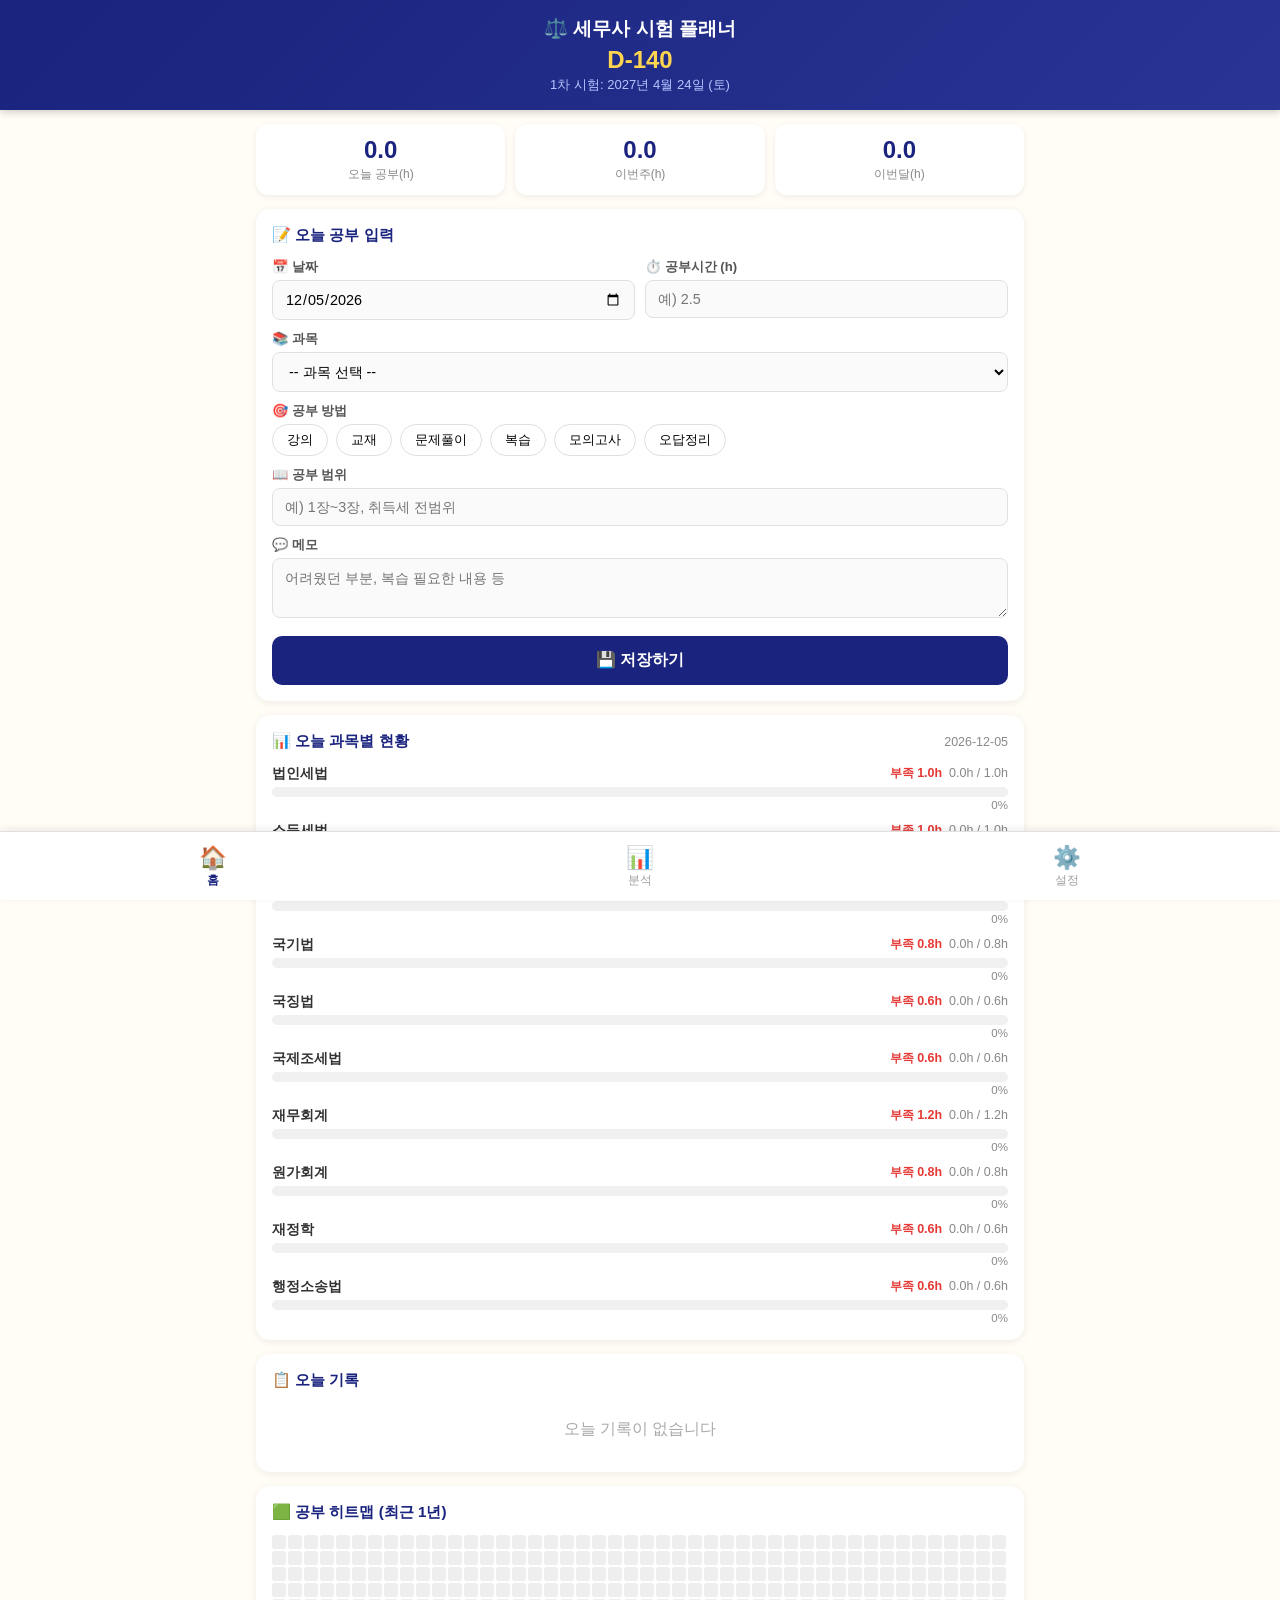
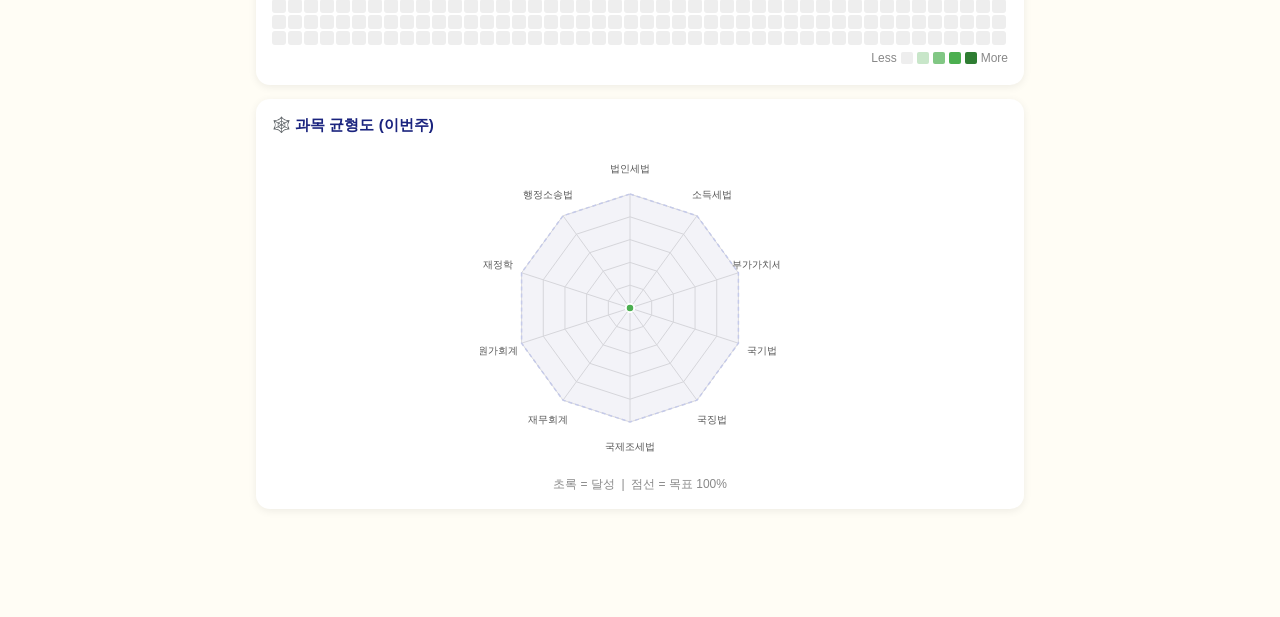
<file: index.html>
<!DOCTYPE html>
<html lang="ko">
<head>
  <meta charset="UTF-8">
  <meta name="viewport" content="width=device-width, initial-scale=1.0">
  <title>세무사 시험 플래너</title>
  <link rel="stylesheet" href="style.css">
</head>
<body>

<!-- 헤더 -->
<div class="header">
  <h1>⚖️ 세무사 시험 플래너</h1>
  <div class="dday" id="ddayText">D-???</div>
  <div class="exam-date">1차 시험: 2027년 4월 24일 (토)</div>
</div>

<div class="container">

  <!-- 오늘 요약 -->
  <div class="today-summary">
    <div class="summary-item">
      <div class="val" id="todayHours">0</div>
      <div class="lbl">오늘 공부(h)</div>
    </div>
    <div class="summary-item">
      <div class="val" id="weekHours">0</div>
      <div class="lbl">이번주(h)</div>
    </div>
    <div class="summary-item">
      <div class="val" id="monthHours">0</div>
      <div class="lbl">이번달(h)</div>
    </div>
  </div>

  <!-- 공부 입력 -->
  <div class="card">
    <div class="card-title">📝 오늘 공부 입력</div>
    <div class="form-row">

      <div style="display:grid; grid-template-columns:1fr 1fr; gap:10px;">
        <div class="form-group">
          <label>📅 날짜</label>
          <input type="date" id="inputDate">
        </div>
        <div class="form-group">
          <label>⏱️ 공부시간 (h)</label>
          <input type="number" id="inputHours" min="0.5" max="24" step="0.5" placeholder="예) 2.5">
        </div>
      </div>

      <div class="form-group">
        <label>📚 과목</label>
        <select id="inputSubject">
          <option value="">-- 과목 선택 --</option>
          <option>법인세법</option>
          <option>소득세법</option>
          <option>부가가치세법</option>
          <option>국기법</option>
          <option>국징법</option>
          <option>국제조세법</option>
          <option>재무회계</option>
          <option>원가회계</option>
          <option>재정학</option>
          <option>행정소송법</option>
        </select>
      </div>

      <div class="form-group">
        <label>🎯 공부 방법</label>
        <div class="method-wrap" id="methodWrap">
          <button class="method-chip" onclick="toggleMethod(this)">강의</button>
          <button class="method-chip" onclick="toggleMethod(this)">교재</button>
          <button class="method-chip" onclick="toggleMethod(this)">문제풀이</button>
          <button class="method-chip" onclick="toggleMethod(this)">복습</button>
          <button class="method-chip" onclick="toggleMethod(this)">모의고사</button>
          <button class="method-chip" onclick="toggleMethod(this)">오답정리</button>
        </div>
      </div>

      <div class="form-group">
        <label>📖 공부 범위</label>
        <input type="text" id="inputRange" placeholder="예) 1장~3장, 취득세 전범위">
      </div>

      <div class="form-group">
        <label>💬 메모</label>
        <textarea id="inputMemo" placeholder="어려웠던 부분, 복습 필요한 내용 등"></textarea>
      </div>

      <button class="btn-save" onclick="saveStudyRecord()">💾 저장하기</button>
    </div>
  </div>

  <!-- 오늘 과목별 현황 -->
  <div class="card">
    <div class="card-title">
      📊 오늘 과목별 현황
      <span id="todayPeriodLabel"
            style="font-size:0.78rem; font-weight:normal; color:#888; margin-left:auto;">
      </span>
    </div>
    <div class="subject-list" id="todaySubjectBars"></div>
  </div>

  <!-- 오늘 기록 목록 -->
  <div class="card">
    <div class="card-title">📋 오늘 기록</div>
    <div class="record-list" id="todayRecords"></div>
  </div>

  <!-- 히트맵 -->
  <div class="card">
    <div class="card-title">🟩 공부 히트맵 (최근 1년)</div>
    <div class="heatmap-wrap">
      <div id="heatmapContainer"></div>
    </div>
  </div>

  <!-- 레이더 차트 -->
  <div class="card">
    <div class="card-title">
      🕸️ 과목 균형도 (이번주)
    </div>
    <div class="radar-wrap">
      <div id="radarCanvas" style="width:100%; max-width:320px;"></div>
    </div>
    <div style="font-size:0.75rem; color:#888; text-align:center; margin-top:4px;">
      초록 = 달성 &nbsp;|&nbsp; 점선 = 목표 100%
    </div>
  </div>

</div>

<!-- 하단 네비게이션 -->
<div class="bottom-nav">
  <button class="nav-btn active" onclick="location.href='index.html'">
    <span class="icon">🏠</span>홈
  </button>
  <button class="nav-btn" onclick="location.href='analysis.html'">
    <span class="icon">📊</span>분석
  </button>
  <button class="nav-btn" onclick="location.href='settings.html'">
    <span class="icon">⚙️</span>설정
  </button>
</div>

<script src="app.js"></script>
<script>

// ── 초기화 ──
function init() {
  // D-Day
  document.getElementById('ddayText').textContent = getDDayText();

  // 날짜 기본값
  document.getElementById('inputDate').value = getTodayStr();

  // 요약
  refreshSummary();

  // 오늘 과목별 현황
  refreshTodayBars();

  // 오늘 기록
  renderTodayRecords('todayRecords');

  // 히트맵
  buildHeatmap('heatmapContainer');

  // 레이더
  refreshRadar();
}

// ── 요약 갱신 ──
function refreshSummary() {
  const records = getRecords();
  const today = getTodayStr();
  const week = getWeekRange();
  const month = getMonthRange();

  const todayH = records
    .filter(r => r.date === today)
    .reduce((s, r) => s + Number(r.hours), 0);
  const weekH = records
    .filter(r => isInRange(r.date, week.start, week.end))
    .reduce((s, r) => s + Number(r.hours), 0);
  const monthH = records
    .filter(r => isInRange(r.date, month.start, month.end))
    .reduce((s, r) => s + Number(r.hours), 0);

  document.getElementById('todayHours').textContent = todayH.toFixed(1);
  document.getElementById('weekHours').textContent  = weekH.toFixed(1);
  document.getElementById('monthHours').textContent = monthH.toFixed(1);
}

// ── 오늘 과목별 현황 ──
function refreshTodayBars() {
  const today = getTodayStr();
  const records = getRecords();
  const stats = calcStats(records, today, today);

  document.getElementById('todayPeriodLabel').textContent = today;
  renderSubjectBars('todaySubjectBars', stats);
}

// ── 레이더 갱신 ──
function refreshRadar() {
  const week = getWeekRange();
  const records = getRecords();
  const stats = calcStats(records, week.start, week.end);
  setTimeout(() => buildRadar('radarCanvas', stats, 'week'), 100);
}

// ── 공부 방법 토글 ──
function toggleMethod(btn) {
  btn.classList.toggle('selected');
}

function getSelectedMethods() {
  return Array.from(document.querySelectorAll('.method-chip.selected'))
    .map(b => b.textContent).join(', ');
}

// ── 저장 ──
function saveStudyRecord() {
  const date    = document.getElementById('inputDate').value;
  const subject = document.getElementById('inputSubject').value;
  const hours   = document.getElementById('inputHours').value;
  const range   = document.getElementById('inputRange').value;
  const memo    = document.getElementById('inputMemo').value;
  const methods = getSelectedMethods();

  if (!date || !subject || !hours) {
    showToast('⚠️ 날짜, 과목, 시간은 필수입니다!');
    return;
  }

  addRecord({ date, subject, hours: Number(hours), methods, range, memo });
  showToast(`✅ ${subject} ${hours}h 저장 완료!`);

  // 초기화
  document.getElementById('inputHours').value  = '';
  document.getElementById('inputSubject').value = '';
  document.getElementById('inputRange').value  = '';
  document.getElementById('inputMemo').value   = '';
  document.querySelectorAll('.method-chip.selected')
    .forEach(b => b.classList.remove('selected'));

  refreshPage();
}

// ── 전체 갱신 ──
function refreshPage() {
  refreshSummary();
  refreshTodayBars();
  renderTodayRecords('todayRecords');
  buildHeatmap('heatmapContainer');
  refreshRadar();
}

// 시작
init();
</script>

</body>
</html>
</file>
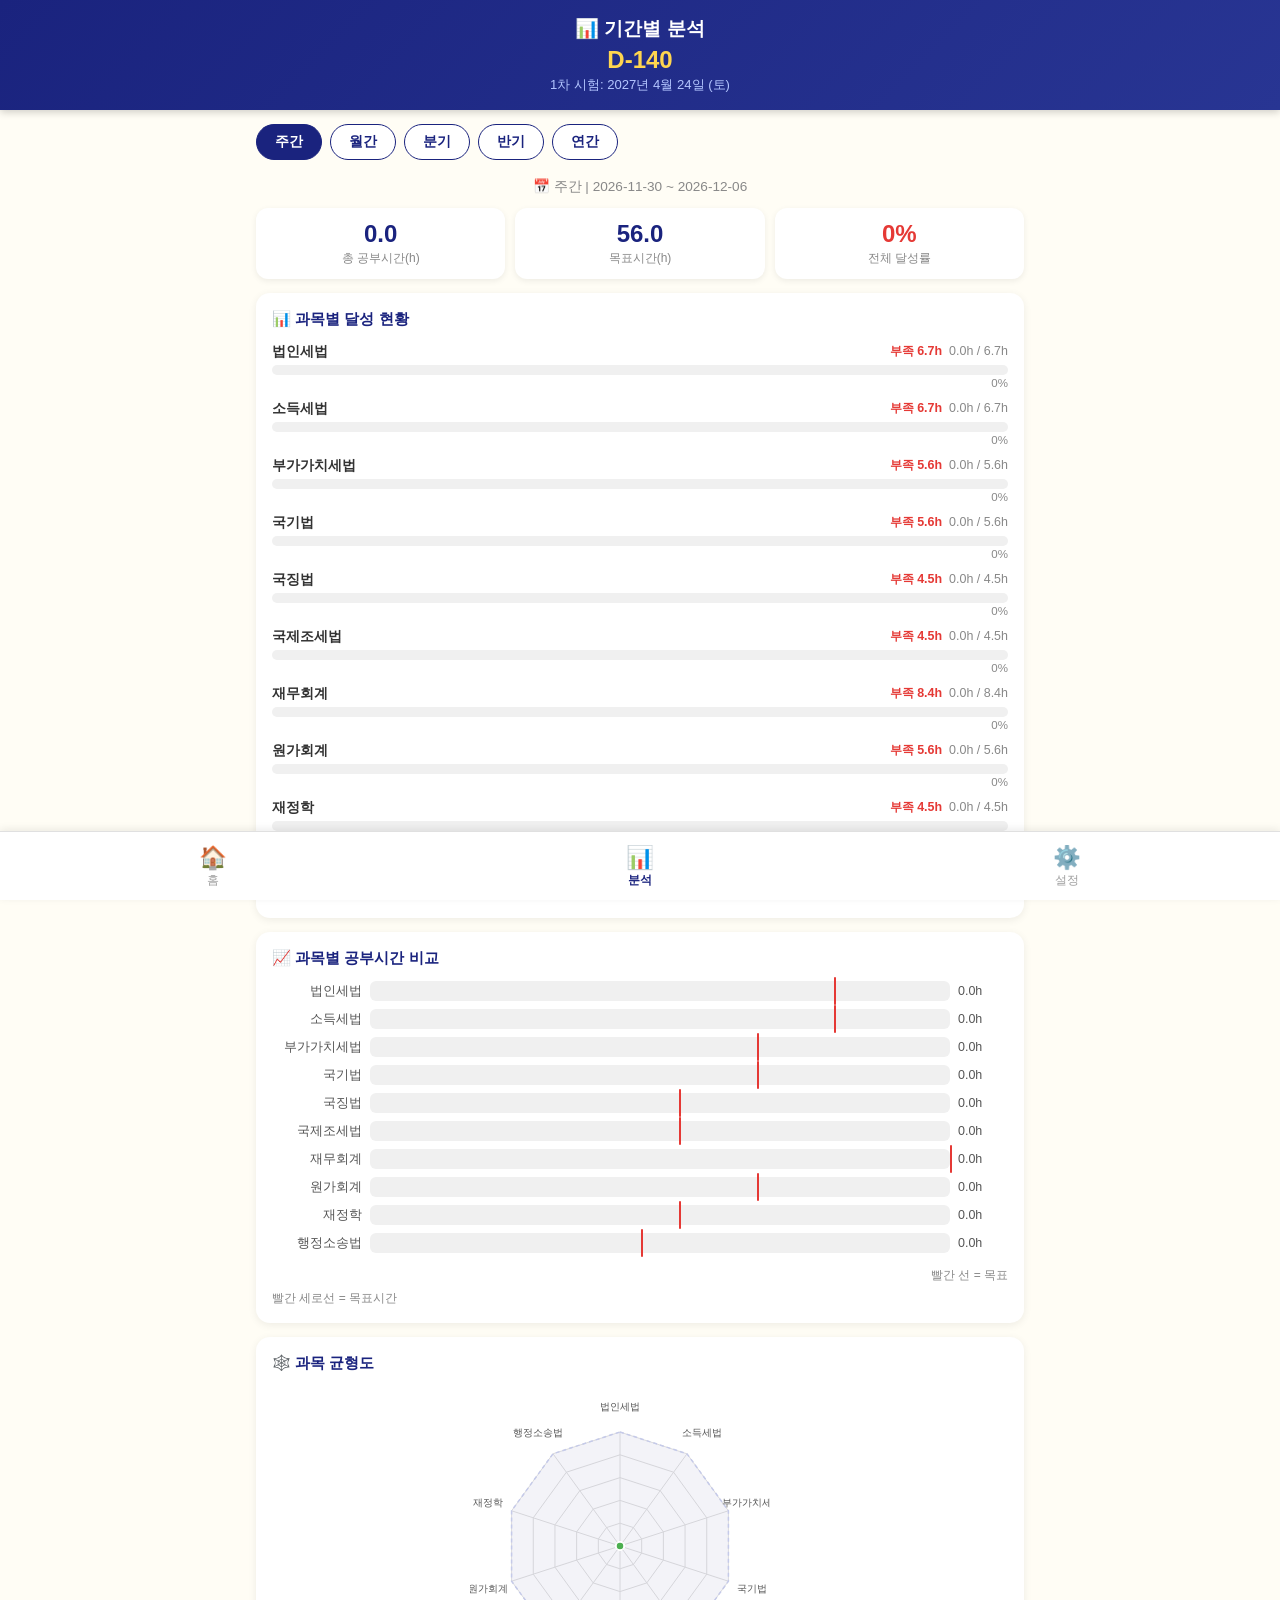
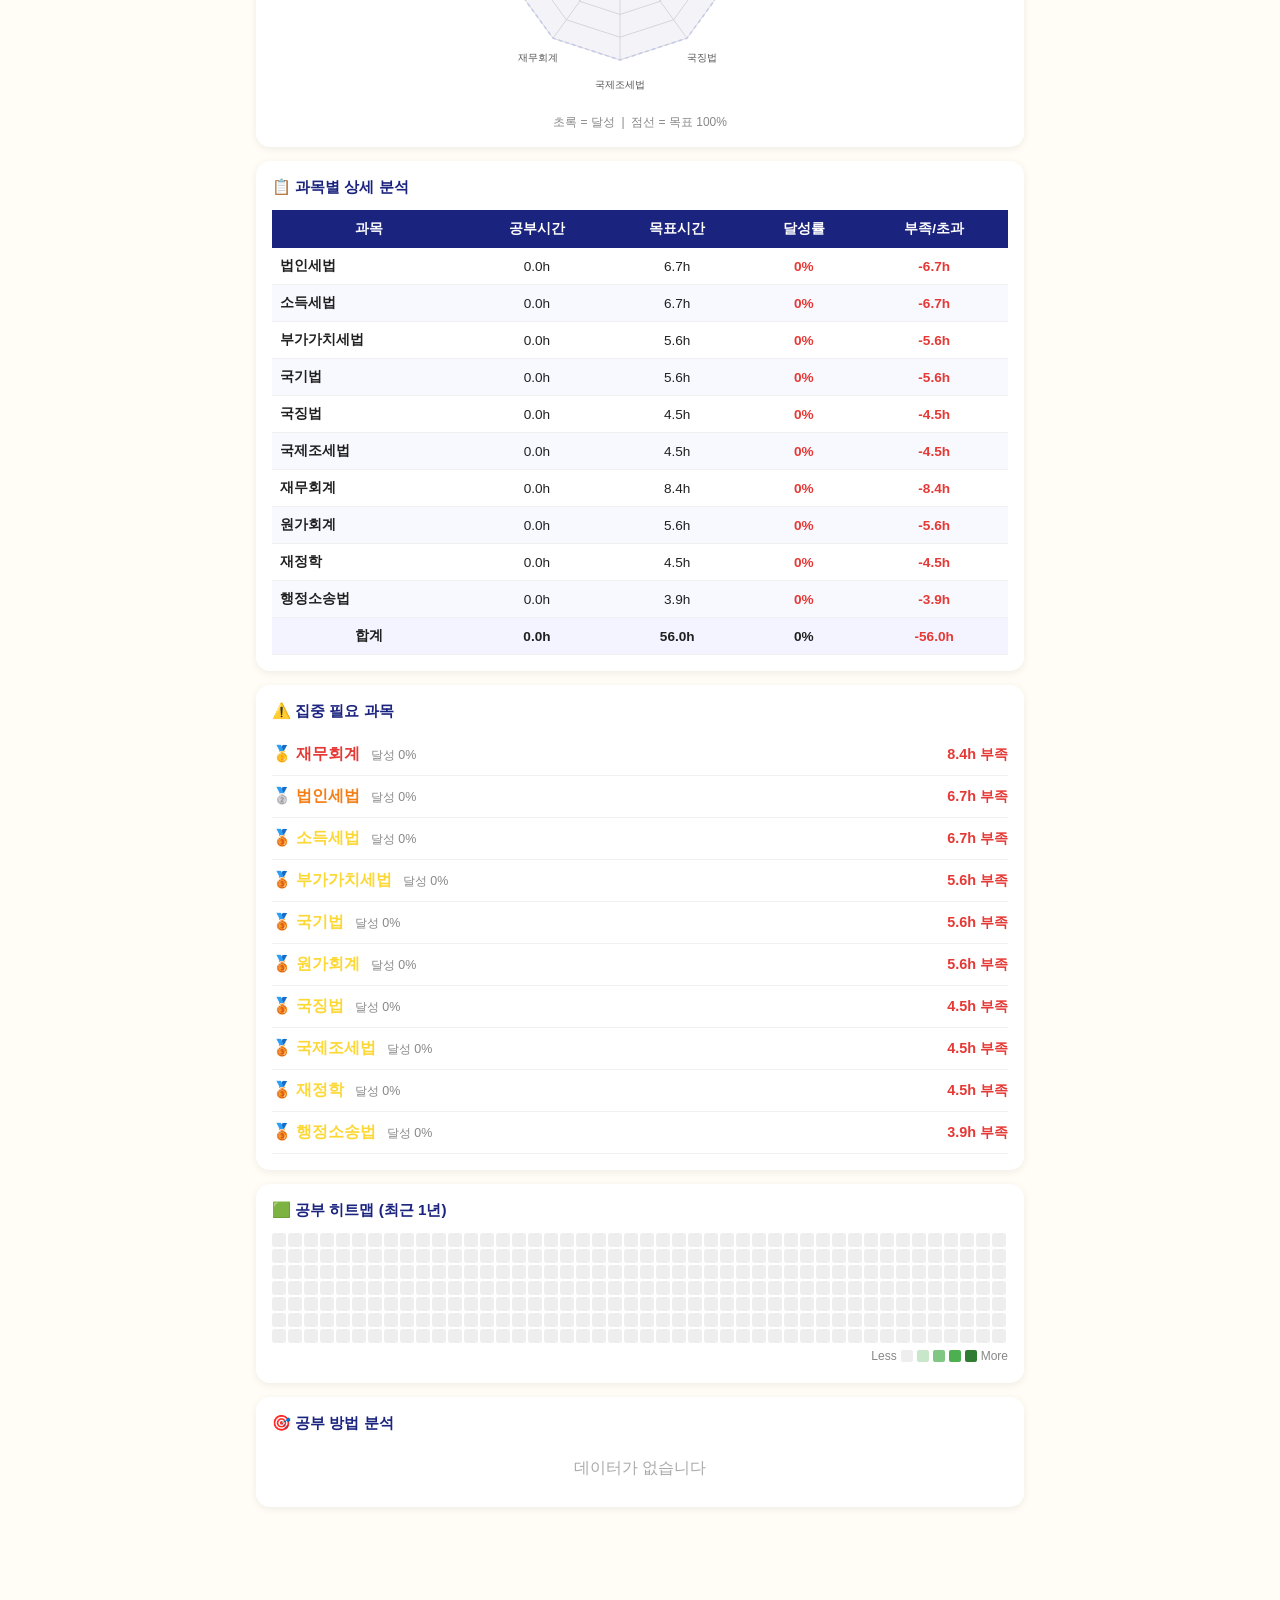
<file: analysis.html>
<!DOCTYPE html>
<html lang="ko">
<head>
  <meta charset="UTF-8">
  <meta name="viewport" content="width=device-width, initial-scale=1.0">
  <title>분석 | 세무사 플래너</title>
  <link rel="stylesheet" href="style.css">
</head>
<body>

<!-- 헤더 -->
<div class="header">
  <h1>📊 기간별 분석</h1>
  <div class="dday" id="ddayText">D-???</div>
  <div class="exam-date">1차 시험: 2027년 4월 24일 (토)</div>
</div>

<div class="container">

  <!-- 기간 탭 -->
  <div class="period-tabs">
    <button class="period-tab active" onclick="changePeriod('week',   this)">주간</button>
    <button class="period-tab"        onclick="changePeriod('month',  this)">월간</button>
    <button class="period-tab"        onclick="changePeriod('quarter',this)">분기</button>
    <button class="period-tab"        onclick="changePeriod('half',   this)">반기</button>
    <button class="period-tab"        onclick="changePeriod('year',   this)">연간</button>
  </div>

  <!-- 기간 라벨 -->
  <div style="text-align:center; font-size:0.85rem; color:#888;
              margin-bottom:12px;" id="periodLabel"></div>

  <!-- 전체 요약 -->
  <div class="today-summary" style="margin-bottom:14px;">
    <div class="summary-item">
      <div class="val" id="totalDone">0</div>
      <div class="lbl">총 공부시간(h)</div>
    </div>
    <div class="summary-item">
      <div class="val" id="totalGoal">0</div>
      <div class="lbl">목표시간(h)</div>
    </div>
    <div class="summary-item">
      <div class="val" id="totalPct">0%</div>
      <div class="lbl">전체 달성률</div>
    </div>
  </div>

  <!-- 과목별 현황 바 -->
  <div class="card">
    <div class="card-title">📊 과목별 달성 현황</div>
    <div class="subject-list" id="subjectBars"></div>
  </div>

  <!-- 막대 차트 -->
  <div class="card">
    <div class="card-title">📈 과목별 공부시간 비교</div>
    <div class="bar-chart" id="barChart"></div>
    <div style="font-size:0.75rem; color:#888; margin-top:6px;">
      빨간 세로선 = 목표시간
    </div>
  </div>

  <!-- 레이더 차트 -->
  <div class="card">
    <div class="card-title">🕸️ 과목 균형도</div>
    <div class="radar-wrap">
      <div id="radarCanvas" style="width:100%; max-width:340px;"></div>
    </div>
    <div style="font-size:0.75rem; color:#888; text-align:center; margin-top:4px;">
      초록 = 달성 &nbsp;|&nbsp; 점선 = 목표 100%
    </div>
  </div>

  <!-- 상세 테이블 -->
  <div class="card">
    <div class="card-title">📋 과목별 상세 분석</div>
    <div style="overflow-x:auto;">
      <div id="analysisTable"></div>
    </div>
  </div>

  <!-- 부족 과목 알림 -->
  <div class="card" id="shortageCard">
    <div class="card-title">⚠️ 집중 필요 과목</div>
    <div id="shortageList"></div>
  </div>

  <!-- 히트맵 -->
  <div class="card">
    <div class="card-title">🟩 공부 히트맵 (최근 1년)</div>
    <div class="heatmap-wrap">
      <div id="heatmapContainer"></div>
    </div>
  </div>

  <!-- 공부 방법 분석 -->
  <div class="card">
    <div class="card-title">🎯 공부 방법 분석</div>
    <div id="methodAnalysis"></div>
  </div>

</div>

<!-- 하단 네비게이션 -->
<div class="bottom-nav">
  <button class="nav-btn" onclick="location.href='index.html'">
    <span class="icon">🏠</span>홈
  </button>
  <button class="nav-btn active" onclick="location.href='analysis.html'">
    <span class="icon">📊</span>분석
  </button>
  <button class="nav-btn" onclick="location.href='settings.html'">
    <span class="icon">⚙️</span>설정
  </button>
</div>

<script src="app.js"></script>
<script>

let currentPeriod = 'week';

// ── 초기화 ──
function init() {
  document.getElementById('ddayText').textContent = getDDayText();
  buildHeatmap('heatmapContainer');
  renderAll('week');
}

// ── 기간 변경 ──
function changePeriod(period, btn) {
  currentPeriod = period;
  document.querySelectorAll('.period-tab')
    .forEach(b => b.classList.remove('active'));
  btn.classList.add('active');
  renderAll(period);
}

// ── 전체 렌더링 ──
function renderAll(period) {
  const range = getPeriodRange(period);
  const records = getRecords();
  const stats = calcStats(records, range.start, range.end);

  // 기간 라벨
  const periodNames = {
    week:'주간', month:'월간', quarter:'분기', half:'반기', year:'연간'
  };
  document.getElementById('periodLabel').textContent =
    `📅 ${periodNames[period]} | ${range.start} ~ ${range.end}`;

  // 전체 요약
  const totalPct = stats.totalGoal > 0
    ? Math.round(stats.totalHours / stats.totalGoal * 100)
    : 0;
  document.getElementById('totalDone').textContent =
    stats.totalHours.toFixed(1);
  document.getElementById('totalGoal').textContent =
    stats.totalGoal.toFixed(1);
  document.getElementById('totalPct').textContent = `${totalPct}%`;
  document.getElementById('totalPct').style.color =
    totalPct >= 100 ? '#2E7D32' : totalPct >= 70 ? '#F57F17' : '#E53935';

  // 과목별 현황 바
  renderSubjectBars('subjectBars', stats);

  // 막대 차트
  renderBarChart('barChart', stats);

  // 레이더
  setTimeout(() => buildRadar('radarCanvas', stats, period), 100);

  // 테이블
  renderAnalysisTable('analysisTable', stats, periodNames[period]);

  // 부족 과목
  renderShortage(stats);

  // 공부 방법 분석
  renderMethodAnalysis(stats.filtered);
}

// ── 부족 과목 렌더링 ──
function renderShortage(stats) {
  const list = document.getElementById('shortageList');
  const shorts = SUBJECTS
    .filter(s => stats.subjectStats[s].shortage > 0)
    .sort((a, b) =>
      stats.subjectStats[b].shortage - stats.subjectStats[a].shortage
    );

  if (!shorts.length) {
    list.innerHTML = `
      <div style="text-align:center; color:#2E7D32;
                  font-weight:bold; padding:12px;">
        🎉 모든 과목 목표 달성!
      </div>`;
    return;
  }

  list.innerHTML = '';
  shorts.forEach((sub, i) => {
    const s = stats.subjectStats[sub];
    const color = i === 0 ? '#E53935' : i === 1 ? '#F57F17' : '#FDD835';
    const item = document.createElement('div');
    item.style.cssText = `
      display:flex; justify-content:space-between;
      align-items:center; padding:10px 0;
      border-bottom:1px solid #F0F0F0;
    `;
    item.innerHTML = `
      <div>
        <span style="font-weight:bold; color:${color};">
          ${i === 0 ? '🥇' : i === 1 ? '🥈' : '🥉'} ${sub}
        </span>
        <span style="font-size:0.78rem; color:#888; margin-left:6px;">
          달성 ${s.pct}%
        </span>
      </div>
      <div style="color:#E53935; font-weight:bold; font-size:0.9rem;">
        ${s.shortage.toFixed(1)}h 부족
      </div>
    `;
    list.appendChild(item);
  });
}

// ── 공부 방법 분석 ──
function renderMethodAnalysis(filtered) {
  const container = document.getElementById('methodAnalysis');

  // 방법별 시간 집계
  const methodMap = {};
  filtered.forEach(r => {
    if (!r.methods) return;
    r.methods.split(', ').forEach(m => {
      if (!m) return;
      methodMap[m] = (methodMap[m] || 0) + Number(r.hours);
    });
  });

  if (!Object.keys(methodMap).length) {
    container.innerHTML =
      '<div style="text-align:center; color:#aaa; padding:12px;">데이터가 없습니다</div>';
    return;
  }

  const total = Object.values(methodMap).reduce((a, b) => a + b, 0);
  const sorted = Object.entries(methodMap)
    .sort((a, b) => b[1] - a[1]);

  const colors = ['#1A237E','#1E88E5','#43A047','#F4511E','#8E24AA','#00897B'];

  let html = '<div style="display:flex; flex-direction:column; gap:8px;">';
  sorted.forEach(([method, hours], i) => {
    const pct = Math.round(hours / total * 100);
    html += `
      <div>
        <div style="display:flex; justify-content:space-between;
                    font-size:0.85rem; margin-bottom:3px;">
          <span style="font-weight:bold;">${method}</span>
          <span style="color:#888;">${hours.toFixed(1)}h (${pct}%)</span>
        </div>
        <div style="background:#F0F0F0; border-radius:6px;
                    height:10px; overflow:hidden;">
          <div style="width:${pct}%; background:${colors[i % colors.length]};
                      height:100%; border-radius:6px;
                      transition:width 0.4s;"></div>
        </div>
      </div>
    `;
  });
  html += '</div>';
  container.innerHTML = html;
}

// 시작
init();
</script>

</body>
</html>
</file>
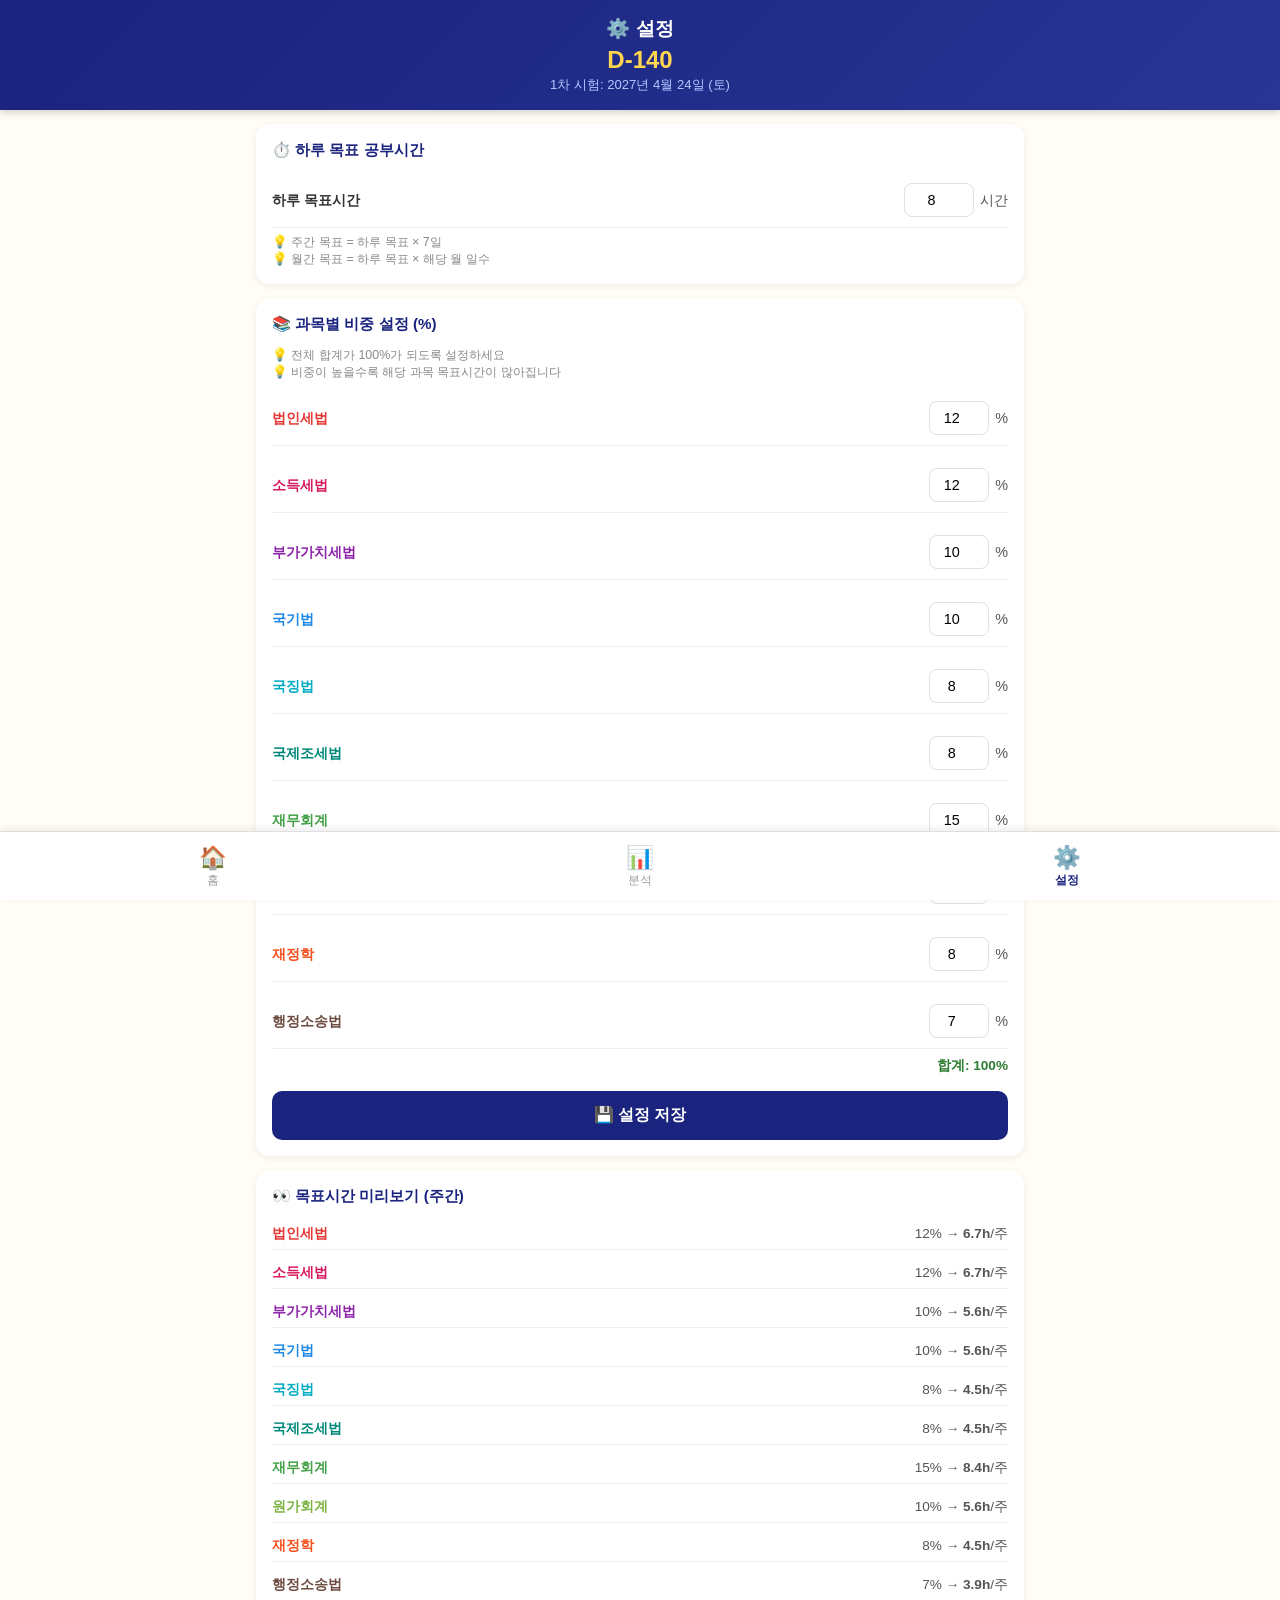
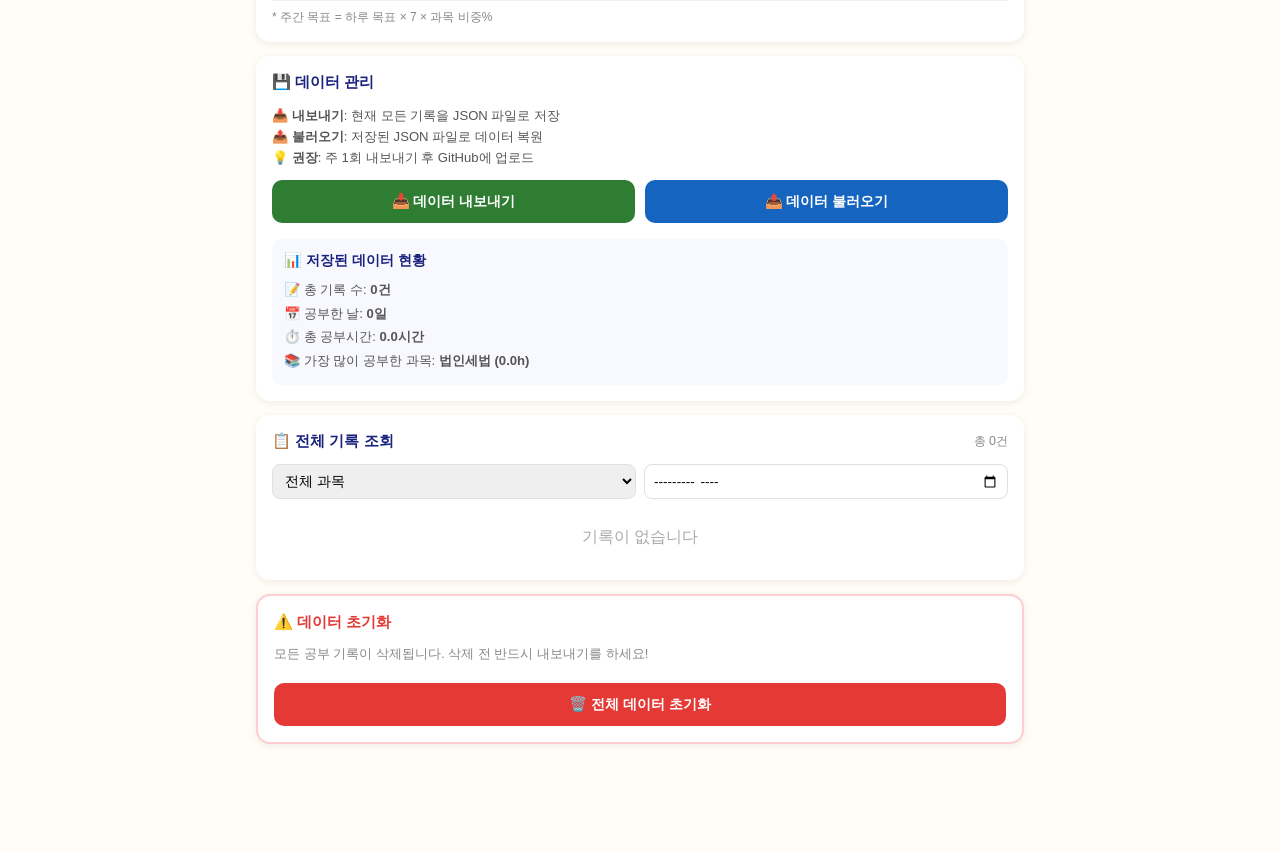
<file: settings.html>
<!DOCTYPE html>
<html lang="ko">
<head>
  <meta charset="UTF-8">
  <meta name="viewport" content="width=device-width, initial-scale=1.0">
  <title>설정 | 세무사 플래너</title>
  <link rel="stylesheet" href="style.css">
</head>
<body>

<!-- 헤더 -->
<div class="header">
  <h1>⚙️ 설정</h1>
  <div class="dday" id="ddayText">D-???</div>
  <div class="exam-date">1차 시험: 2027년 4월 24일 (토)</div>
</div>

<div class="container">

  <!-- 하루 목표 시간 -->
  <div class="card">
    <div class="card-title">⏱️ 하루 목표 공부시간</div>
    <div class="setting-row">
      <label>하루 목표시간</label>
      <div style="display:flex; align-items:center; gap:6px;">
        <input type="number" id="dailyGoal"
               min="1" max="24" step="0.5"
               style="width:70px;">
        <span style="color:#555; font-size:0.9rem;">시간</span>
      </div>
    </div>
    <div style="font-size:0.78rem; color:#888; margin-top:6px;">
      💡 주간 목표 = 하루 목표 × 7일<br>
      💡 월간 목표 = 하루 목표 × 해당 월 일수
    </div>
  </div>

  <!-- 과목별 비중 -->
  <div class="card">
    <div class="card-title">📚 과목별 비중 설정 (%)</div>
    <div style="font-size:0.78rem; color:#888; margin-bottom:10px;">
      💡 전체 합계가 100%가 되도록 설정하세요<br>
      💡 비중이 높을수록 해당 과목 목표시간이 많아집니다
    </div>

    <div class="settings-form" id="weightForm"></div>

    <div class="pct-total" id="pctTotal">합계: 0%</div>

    <button class="btn-save" onclick="saveAllSettings()"
            style="margin-top:8px;">
      💾 설정 저장
    </button>
  </div>

  <!-- 과목별 목표시간 미리보기 -->
  <div class="card">
    <div class="card-title">👀 목표시간 미리보기 (주간)</div>
    <div id="previewList" style="display:flex; flex-direction:column; gap:8px;"></div>
    <div style="font-size:0.75rem; color:#888; margin-top:8px;">
      * 주간 목표 = 하루 목표 × 7 × 과목 비중%
    </div>
  </div>

  <!-- 데이터 관리 -->
  <div class="card">
    <div class="card-title">💾 데이터 관리</div>

    <div style="font-size:0.82rem; color:#555; margin-bottom:12px; line-height:1.6;">
      📥 <b>내보내기</b>: 현재 모든 기록을 JSON 파일로 저장<br>
      📤 <b>불러오기</b>: 저장된 JSON 파일로 데이터 복원<br>
      💡 <b>권장</b>: 주 1회 내보내기 후 GitHub에 업로드
    </div>

    <div class="data-btns">
      <button class="btn-export" onclick="exportData()">
        📥 데이터 내보내기
      </button>
      <button class="btn-import" onclick="triggerImport()">
        📤 데이터 불러오기
      </button>
    </div>

    <input type="file" id="importFile" accept=".json"
           style="display:none;"
           onchange="importData(this.files[0])">

    <!-- 통계 요약 -->
    <div style="margin-top:16px; padding:12px; background:#F8F8FF;
                border-radius:10px;">
      <div style="font-weight:bold; font-size:0.88rem;
                  color:#1A237E; margin-bottom:8px;">
        📊 저장된 데이터 현황
      </div>
      <div id="dataSummary"
           style="font-size:0.82rem; color:#555; line-height:1.8;">
      </div>
    </div>
  </div>

  <!-- 전체 기록 조회 -->
  <div class="card">
    <div class="card-title">
      📋 전체 기록 조회
      <span id="recordCount"
            style="font-size:0.78rem; font-weight:normal;
                   color:#888; margin-left:auto;"></span>
    </div>

    <!-- 필터 -->
    <div style="display:flex; gap:8px; margin-bottom:12px; flex-wrap:wrap;">
      <select id="filterSubject"
              style="flex:1; padding:8px; border:1.5px solid #E0E0E0;
                     border-radius:8px; font-family:inherit; font-size:0.85rem;"
              onchange="renderAllRecords()">
        <option value="">전체 과목</option>
        <option>법인세법</option>
        <option>소득세법</option>
        <option>부가가치세법</option>
        <option>국기법</option>
        <option>국징법</option>
        <option>국제조세법</option>
        <option>재무회계</option>
        <option>원가회계</option>
        <option>재정학</option>
        <option>행정소송법</option>
      </select>
      <input type="month" id="filterMonth"
             style="flex:1; padding:8px; border:1.5px solid #E0E0E0;
                    border-radius:8px; font-family:inherit; font-size:0.85rem;"
             onchange="renderAllRecords()">
    </div>

    <div class="record-list" id="allRecords"></div>
  </div>

  <!-- 위험 구역 -->
  <div class="card" style="border:2px solid #FFCDD2;">
    <div class="card-title" style="color:#E53935;">
      ⚠️ 데이터 초기화
    </div>
    <div style="font-size:0.82rem; color:#888; margin-bottom:12px;">
      모든 공부 기록이 삭제됩니다. 삭제 전 반드시 내보내기를 하세요!
    </div>
    <button class="btn-danger" onclick="resetAllData()">
      🗑️ 전체 데이터 초기화
    </button>
  </div>

</div>

<!-- 하단 네비게이션 -->
<div class="bottom-nav">
  <button class="nav-btn" onclick="location.href='index.html'">
    <span class="icon">🏠</span>홈
  </button>
  <button class="nav-btn" onclick="location.href='analysis.html'">
    <span class="icon">📊</span>분석
  </button>
  <button class="nav-btn active" onclick="location.href='settings.html'">
    <span class="icon">⚙️</span>설정
  </button>
</div>

<script src="app.js"></script>
<script>

// ── 초기화 ──
function init() {
  document.getElementById('ddayText').textContent = getDDayText();
  loadSettings();
  renderAllRecords();
  renderDataSummary();
}

// ── 설정 불러오기 ──
function loadSettings() {
  const s = getSettings();
  document.getElementById('dailyGoal').value = s.dailyGoal;

  const form = document.getElementById('weightForm');
  form.innerHTML = '';

  SUBJECTS.forEach((sub, i) => {
    const w = s.weights[sub] || 10;
    const color = SUBJECT_COLORS[i];
    const row = document.createElement('div');
    row.className = 'setting-row';
    row.innerHTML = `
      <label style="color:${color}; font-weight:bold;">
        ${sub}
      </label>
      <div style="display:flex; align-items:center; gap:6px;">
        <input type="number"
               id="weight_${sub.replace(/[^a-zA-Z0-9가-힣]/g,'_')}"
               min="0" max="100" value="${w}"
               oninput="updatePctTotal(); updatePreview();"
               style="width:60px; text-align:center;">
        <span style="color:#555; font-size:0.9rem;">%</span>
      </div>
    `;
    form.appendChild(row);
  });

  updatePctTotal();
  updatePreview();
}

// ── 합계 업데이트 ──
function updatePctTotal() {
  const total = getWeightTotal();
  const el = document.getElementById('pctTotal');
  el.textContent = `합계: ${total}%`;
  el.className = `pct-total ${total === 100 ? 'ok' : 'ng'}`;
}

function getWeightTotal() {
  return SUBJECTS.reduce((sum, sub) => {
    const id = `weight_${sub.replace(/[^a-zA-Z0-9가-힣]/g,'_')}`;
    const el = document.getElementById(id);
    return sum + (el ? Number(el.value) || 0 : 0);
  }, 0);
}

// ── 미리보기 ──
function updatePreview() {
  const daily = Number(document.getElementById('dailyGoal').value) || 8;
  const weekGoal = daily * 7;
  const list = document.getElementById('previewList');
  list.innerHTML = '';

  SUBJECTS.forEach((sub, i) => {
    const id = `weight_${sub.replace(/[^a-zA-Z0-9가-힣]/g,'_')}`;
    const el = document.getElementById(id);
    const w = el ? Number(el.value) || 0 : 0;
    const goal = (weekGoal * w / 100).toFixed(1);
    const color = SUBJECT_COLORS[i];

    const row = document.createElement('div');
    row.style.cssText = 'display:flex; justify-content:space-between; align-items:center; padding:6px 0; border-bottom:1px solid #F0F0F0;';
    row.innerHTML = `
      <span style="font-size:0.85rem; font-weight:bold; color:${color};">
        ${sub}
      </span>
      <span style="font-size:0.85rem; color:#555;">
        ${w}% → <b>${goal}h</b>/주
      </span>
    `;
    list.appendChild(row);
  });
}

// ── 설정 저장 ──
function saveAllSettings() {
  const total = getWeightTotal();
  if (total !== 100) {
    showToast(`⚠️ 비중 합계가 ${total}%입니다. 100%로 맞춰주세요!`);
    return;
  }

  const daily = Number(document.getElementById('dailyGoal').value);
  if (!daily || daily < 1) {
    showToast('⚠️ 하루 목표시간을 입력해주세요!');
    return;
  }

  const weights = {};
  SUBJECTS.forEach(sub => {
    const id = `weight_${sub.replace(/[^a-zA-Z0-9가-힣]/g,'_')}`;
    const el = document.getElementById(id);
    weights[sub] = el ? Number(el.value) : 10;
  });

  saveSettings({ dailyGoal: daily, weights });
  showToast('✅ 설정이 저장되었습니다!');
  updatePreview();
}

// ── 전체 기록 렌더링 ──
function renderAllRecords() {
  const filterSub   = document.getElementById('filterSubject').value;
  const filterMonth = document.getElementById('filterMonth').value;

  let records = getRecords();

  if (filterSub) {
    records = records.filter(r => r.subject === filterSub);
  }
  if (filterMonth) {
    records = records.filter(r => r.date.startsWith(filterMonth));
  }

  records = records.slice().reverse();

  document.getElementById('recordCount').textContent =
    `총 ${records.length}건`;

  const container = document.getElementById('allRecords');

  if (!records.length) {
    container.innerHTML =
      '<div style="text-align:center; color:#aaa; padding:16px;">기록이 없습니다</div>';
    return;
  }

  container.innerHTML = '';
  records.forEach(r => {
    const subIdx = SUBJECTS.indexOf(r.subject);
    const color  = subIdx >= 0 ? SUBJECT_COLORS[subIdx] : '#1A237E';
    const item   = document.createElement('div');
    item.className = 'record-item';
    item.style.borderLeftColor = color;
    item.innerHTML = `
      <div class="record-header">
        <span class="record-subject" style="color:${color};">
          ${r.subject}
        </span>
        <span class="record-time">${r.hours}시간</span>
      </div>
      <div class="record-detail">
        📅 ${r.date}
        ${r.methods ? `&nbsp;|&nbsp; 🎯 ${r.methods}` : ''}
        ${r.range   ? `&nbsp;|&nbsp; 📖 ${r.range}` : ''}
        ${r.memo    ? `<br>💬 ${r.memo}` : ''}
      </div>
      <button class="btn-delete"
              onclick="deleteAndRefresh(${r.id})">
        🗑️ 삭제
      </button>
    `;
    container.appendChild(item);
  });
}

function deleteAndRefresh(id) {
  if (!confirm('이 기록을 삭제하시겠어요?')) return;
  deleteRecord(id);
  showToast('🗑️ 삭제되었습니다');
  renderAllRecords();
  renderDataSummary();
}

// ── 데이터 현황 ──
function renderDataSummary() {
  const records = getRecords();
  const total   = records.reduce((s, r) => s + Number(r.hours), 0);
  const days    = [...new Set(records.map(r => r.date))].length;

  const subCounts = {};
  SUBJECTS.forEach(s => {
    subCounts[s] = records
      .filter(r => r.subject === s)
      .reduce((sum, r) => sum + Number(r.hours), 0);
  });

  const topSub = Object.entries(subCounts)
    .sort((a, b) => b[1] - a[1])[0];

  document.getElementById('dataSummary').innerHTML = `
    📝 총 기록 수: <b>${records.length}건</b><br>
    📅 공부한 날: <b>${days}일</b><br>
    ⏱️ 총 공부시간: <b>${total.toFixed(1)}시간</b><br>
    📚 가장 많이 공부한 과목:
      <b>${topSub ? `${topSub[0]} (${topSub[1].toFixed(1)}h)` : '-'}</b>
  `;
}

// ── import 트리거 ──
function triggerImport() {
  document.getElementById('importFile').click();
}

// ── 전체 초기화 ──
function resetAllData() {
  if (!confirm('⚠️ 정말로 모든 데이터를 삭제하시겠어요?\n삭제 전 데이터를 내보내기 하세요!'))
    return;
  if (!confirm('⚠️ 마지막 확인! 이 작업은 되돌릴 수 없습니다.'))
    return;

  localStorage.removeItem('planner_records');
  showToast('🗑️ 모든 데이터가 삭제되었습니다');
  setTimeout(() => location.reload(), 1000);
}

// 시작
init();
</script>

</body>
</html>
</file>
<file: style.css>
/* ── 전체 기본 ── */
* { box-sizing: border-box; margin: 0; padding: 0; }

body {
  font-family: 'Malgun Gothic', '맑은 고딕', sans-serif;
  background: #FFFDF5;
  color: #212121;
  min-height: 100vh;
  padding-bottom: 80px;
}

/* ── 헤더 ── */
.header {
  background: linear-gradient(135deg, #1A237E, #283593);
  color: white;
  padding: 16px 20px;
  text-align: center;
  position: sticky;
  top: 0;
  z-index: 100;
  box-shadow: 0 2px 8px rgba(0,0,0,0.2);
}

.header h1 {
  font-size: 1.2rem;
  font-weight: bold;
  margin-bottom: 4px;
}

.header .dday {
  font-size: 1.5rem;
  font-weight: bold;
  color: #FFD54F;
}

.header .exam-date {
  font-size: 0.82rem;
  color: #B3C5FF;
  margin-top: 2px;
}

/* ── 하단 네비게이션 ── */
.bottom-nav {
  position: fixed;
  bottom: 0;
  left: 0;
  width: 100%;
  background: white;
  border-top: 1px solid #E0E0E0;
  display: flex;
  justify-content: space-around;
  align-items: center;
  padding: 8px 0;
  z-index: 100;
  box-shadow: 0 -2px 8px rgba(0,0,0,0.08);
}

.nav-btn {
  display: flex;
  flex-direction: column;
  align-items: center;
  gap: 2px;
  cursor: pointer;
  color: #9E9E9E;
  font-size: 0.72rem;
  border: none;
  background: none;
  padding: 4px 12px;
  border-radius: 8px;
  transition: color 0.2s;
  font-family: inherit;
}

.nav-btn.active { color: #1A237E; font-weight: bold; }
.nav-btn .icon { font-size: 1.4rem; }

/* ── 컨테이너 ── */
.container {
  max-width: 800px;
  margin: 0 auto;
  padding: 14px 16px;
}

/* ── 카드 ── */
.card {
  background: white;
  border-radius: 14px;
  padding: 16px;
  margin-bottom: 14px;
  box-shadow: 0 2px 8px rgba(0,0,0,0.07);
}

.card-title {
  font-size: 0.95rem;
  font-weight: bold;
  color: #1A237E;
  margin-bottom: 12px;
  display: flex;
  align-items: center;
  gap: 6px;
}

/* ── 오늘 요약 ── */
.today-summary {
  display: grid;
  grid-template-columns: repeat(3, 1fr);
  gap: 10px;
  margin-bottom: 14px;
}

.summary-item {
  background: white;
  border-radius: 12px;
  padding: 12px;
  text-align: center;
  box-shadow: 0 2px 6px rgba(0,0,0,0.07);
}

.summary-item .val {
  font-size: 1.5rem;
  font-weight: bold;
  color: #1A237E;
}

.summary-item .lbl {
  font-size: 0.75rem;
  color: #888;
  margin-top: 2px;
}

/* ── 입력 폼 ── */
.form-row {
  display: flex;
  flex-direction: column;
  gap: 10px;
}

.form-group {
  display: flex;
  flex-direction: column;
  gap: 4px;
}

.form-group label {
  font-size: 0.82rem;
  font-weight: bold;
  color: #555;
}

.form-group select,
.form-group input,
.form-group textarea {
  padding: 10px 12px;
  border: 1.5px solid #E0E0E0;
  border-radius: 8px;
  font-size: 0.9rem;
  font-family: inherit;
  background: #FAFAFA;
  transition: border-color 0.2s;
}

.form-group select:focus,
.form-group input:focus,
.form-group textarea:focus {
  outline: none;
  border-color: #1A237E;
  background: white;
}

.form-group textarea { resize: vertical; min-height: 60px; }

/* ── 공부 방법 체크박스 ── */
.method-wrap {
  display: flex;
  flex-wrap: wrap;
  gap: 8px;
}

.method-chip {
  padding: 6px 14px;
  border: 1.5px solid #E0E0E0;
  border-radius: 20px;
  font-size: 0.82rem;
  cursor: pointer;
  transition: all 0.15s;
  background: white;
  font-family: inherit;
}

.method-chip.selected {
  background: #1A237E;
  color: white;
  border-color: #1A237E;
}

/* ── 저장 버튼 ── */
.btn-save {
  width: 100%;
  padding: 14px;
  background: #1A237E;
  color: white;
  border: none;
  border-radius: 10px;
  font-size: 1rem;
  font-weight: bold;
  font-family: inherit;
  cursor: pointer;
  margin-top: 8px;
  transition: background 0.2s;
}

.btn-save:hover { background: #283593; }

/* ── 과목별 현황 바 ── */
.subject-list { display: flex; flex-direction: column; gap: 10px; }

.subject-item {}

.subject-header {
  display: flex;
  justify-content: space-between;
  align-items: center;
  margin-bottom: 4px;
}

.subject-name {
  font-size: 0.88rem;
  font-weight: bold;
  color: #333;
}

.subject-stats {
  font-size: 0.78rem;
  color: #888;
}

.subject-stats .shortage {
  color: #E53935;
  font-weight: bold;
}

.subject-stats .done {
  color: #2E7D32;
  font-weight: bold;
}

.progress-wrap {
  background: #F0F0F0;
  border-radius: 6px;
  height: 10px;
  overflow: hidden;
}

.progress-bar {
  height: 100%;
  border-radius: 6px;
  transition: width 0.4s ease;
}

.progress-pct {
  font-size: 0.72rem;
  color: #888;
  margin-top: 2px;
  text-align: right;
}

/* ── 히트맵 ── */
.heatmap-wrap {
  overflow-x: auto;
  padding-bottom: 4px;
}

.heatmap-grid {
  display: grid;
  grid-template-columns: repeat(53, 14px);
  grid-template-rows: repeat(7, 14px);
  gap: 2px;
  min-width: 780px;
}

.heatmap-cell {
  width: 14px;
  height: 14px;
  border-radius: 3px;
  background: #EEEEEE;
  cursor: pointer;
  transition: transform 0.1s;
}

.heatmap-cell:hover { transform: scale(1.3); }
.heatmap-cell.h1 { background: #C8E6C9; }
.heatmap-cell.h2 { background: #81C784; }
.heatmap-cell.h3 { background: #4CAF50; }
.heatmap-cell.h4 { background: #2E7D32; }

.heatmap-legend {
  display: flex;
  align-items: center;
  gap: 4px;
  justify-content: flex-end;
  margin-top: 6px;
  font-size: 0.75rem;
  color: #888;
}

.legend-cell {
  width: 12px;
  height: 12px;
  border-radius: 2px;
}

/* ── 레이더 차트 ── */
.radar-wrap {
  display: flex;
  justify-content: center;
  align-items: center;
  padding: 10px 0;
}

/* ── 기간 탭 ── */
.period-tabs {
  display: flex;
  gap: 8px;
  margin-bottom: 14px;
  overflow-x: auto;
  padding-bottom: 4px;
}

.period-tab {
  padding: 8px 18px;
  border: 1.5px solid #1A237E;
  border-radius: 20px;
  font-size: 0.85rem;
  font-weight: bold;
  cursor: pointer;
  white-space: nowrap;
  background: white;
  color: #1A237E;
  font-family: inherit;
  transition: all 0.15s;
}

.period-tab.active {
  background: #1A237E;
  color: white;
}

/* ── 분석 테이블 ── */
.analysis-table {
  width: 100%;
  border-collapse: collapse;
  font-size: 0.85rem;
}

.analysis-table th {
  background: #1A237E;
  color: white;
  padding: 10px 8px;
  text-align: center;
}

.analysis-table td {
  padding: 9px 8px;
  text-align: center;
  border-bottom: 1px solid #F0F0F0;
}

.analysis-table tr:nth-child(even) td { background: #F8F8FF; }

.badge-done { color: #2E7D32; font-weight: bold; }
.badge-short { color: #E53935; font-weight: bold; }
.badge-over { color: #1565C0; font-weight: bold; }

/* ── 설정 폼 ── */
.settings-form { display: flex; flex-direction: column; gap: 12px; }

.setting-row {
  display: flex;
  justify-content: space-between;
  align-items: center;
  padding: 10px 0;
  border-bottom: 1px solid #F0F0F0;
}

.setting-row label {
  font-size: 0.9rem;
  font-weight: bold;
  color: #333;
}

.setting-row input {
  width: 80px;
  padding: 8px;
  border: 1.5px solid #E0E0E0;
  border-radius: 8px;
  font-size: 0.9rem;
  text-align: center;
  font-family: inherit;
}

.setting-row input:focus {
  outline: none;
  border-color: #1A237E;
}

.pct-total {
  text-align: right;
  font-size: 0.85rem;
  font-weight: bold;
  padding: 8px 0;
}

.pct-total.ok { color: #2E7D32; }
.pct-total.ng { color: #E53935; }

/* ── 데이터 버튼 ── */
.data-btns {
  display: flex;
  gap: 10px;
  flex-wrap: wrap;
}

.btn-export {
  flex: 1;
  padding: 12px;
  background: #2E7D32;
  color: white;
  border: none;
  border-radius: 10px;
  font-size: 0.9rem;
  font-weight: bold;
  font-family: inherit;
  cursor: pointer;
}

.btn-import {
  flex: 1;
  padding: 12px;
  background: #1565C0;
  color: white;
  border: none;
  border-radius: 10px;
  font-size: 0.9rem;
  font-weight: bold;
  font-family: inherit;
  cursor: pointer;
}

.btn-danger {
  width: 100%;
  padding: 12px;
  background: #E53935;
  color: white;
  border: none;
  border-radius: 10px;
  font-size: 0.9rem;
  font-weight: bold;
  font-family: inherit;
  cursor: pointer;
  margin-top: 8px;
}

/* ── 기록 목록 ── */
.record-list { display: flex; flex-direction: column; gap: 8px; }

.record-item {
  background: #F8F8FF;
  border-radius: 10px;
  padding: 12px;
  border-left: 4px solid #1A237E;
}

.record-item .record-header {
  display: flex;
  justify-content: space-between;
  align-items: center;
  margin-bottom: 4px;
}

.record-item .record-subject {
  font-weight: bold;
  font-size: 0.9rem;
  color: #1A237E;
}

.record-item .record-time {
  font-size: 0.85rem;
  color: #555;
  font-weight: bold;
}

.record-item .record-detail {
  font-size: 0.8rem;
  color: #777;
}

.record-item .btn-delete {
  background: none;
  border: none;
  color: #E53935;
  cursor: pointer;
  font-size: 0.8rem;
  padding: 2px 6px;
  margin-top: 4px;
}

/* ── 토스트 메시지 ── */
.toast {
  position: fixed;
  bottom: 80px;
  left: 50%;
  transform: translateX(-50%);
  background: #333;
  color: white;
  padding: 10px 24px;
  border-radius: 20px;
  font-size: 0.88rem;
  z-index: 999;
  opacity: 0;
  transition: opacity 0.3s;
  pointer-events: none;
  white-space: nowrap;
}

.toast.show { opacity: 1; }

/* ── 막대 차트 ── */
.bar-chart {
  display: flex;
  flex-direction: column;
  gap: 8px;
}

.bar-row {
  display: flex;
  align-items: center;
  gap: 8px;
}

.bar-label {
  width: 90px;
  font-size: 0.8rem;
  color: #555;
  text-align: right;
  flex-shrink: 0;
}

.bar-bg {
  flex: 1;
  background: #F0F0F0;
  border-radius: 6px;
  height: 20px;
  overflow: visible;
  position: relative;
}

.bar-fill {
  height: 100%;
  border-radius: 6px;
  transition: width 0.5s ease;
  position: relative;
}

.bar-target-line {
  position: absolute;
  top: -4px;
  height: 28px;
  width: 2px;
  background: #E53935;
  border-radius: 2px;
}

.bar-val {
  width: 50px;
  font-size: 0.78rem;
  color: #555;
  flex-shrink: 0;
}

/* ── 반응형 ── */
@media (max-width: 480px) {
  .header h1 { font-size: 1rem; }
  .header .dday { font-size: 1.3rem; }
  .today-summary { grid-template-columns: repeat(3, 1fr); gap: 8px; }
  .summary-item .val { font-size: 1.2rem; }
  .analysis-table { font-size: 0.78rem; }
  .analysis-table th, .analysis-table td { padding: 7px 4px; }
}
</file>
